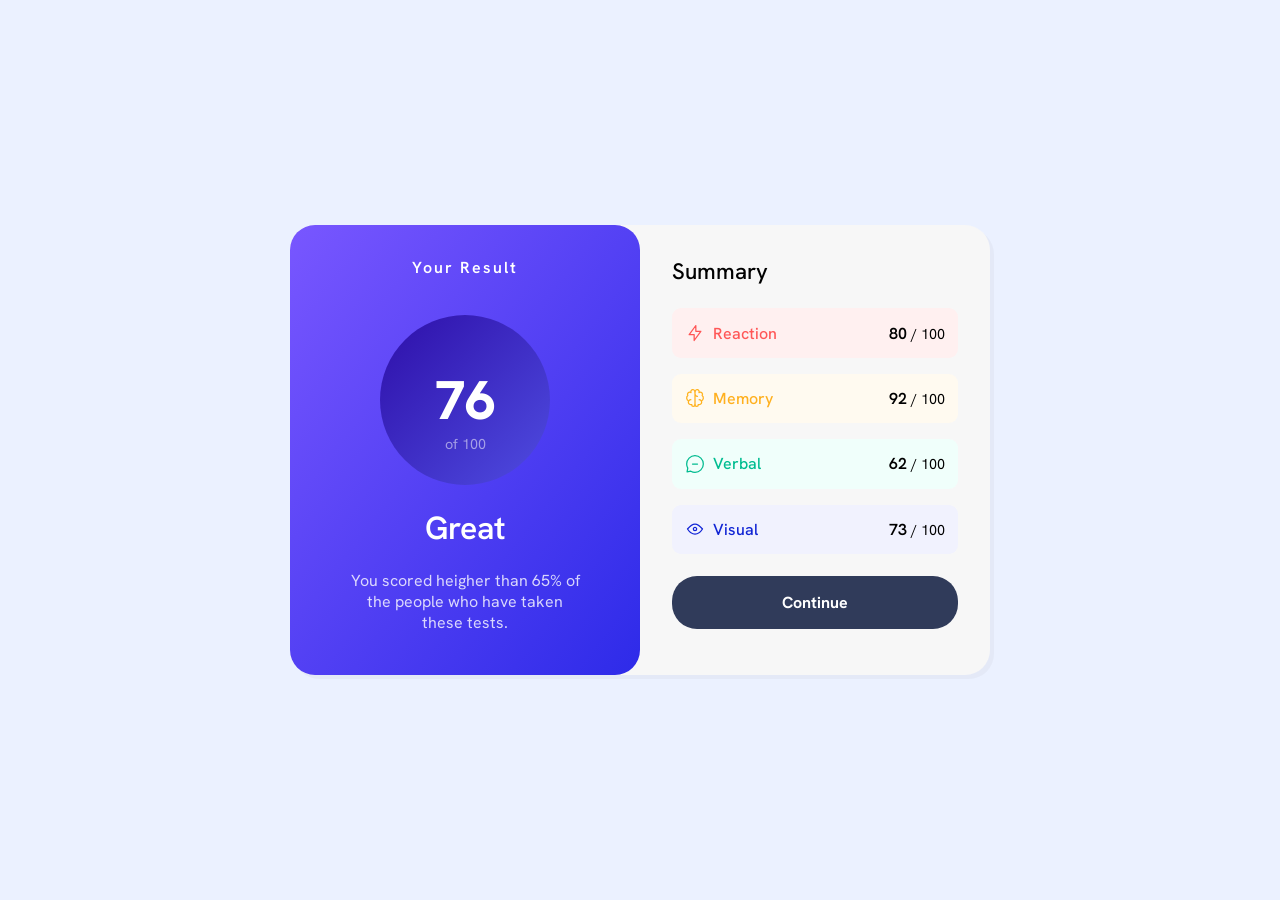
<file: project_01/index.html>
<!DOCTYPE html>
<html lang="en">
<head>
  <meta charset="UTF-8">
  <meta name="viewport" content="width=device-width, initial-scale=1.0">
  <link rel="stylesheet" href="style.css">
  <link rel="preconnect" href="https://fonts.googleapis.com">
<link rel="preconnect" href="https://fonts.gstatic.com" crossorigin>
<link href="https://fonts.googleapis.com/css2?family=Hanken+Grotesk:ital,wght@0,100..900;1,100..900&display=swap" rel="stylesheet">

<link rel="stylesheet" href="https://cdnjs.cloudflare.com/ajax/libs/font-awesome/6.5.1/css/all.min.css">
  <title>Document</title>
</head>
<body>
  <div class="card">
    <div class="your-result">
      <p class="label">your result</p>
      <div class="circle">
        <p class="number">76</p>
      </div>
      <p class="result">
        great
      </p>
      <p class="note">
        you scored heigher than 65% of <br>the people who have taken <br> these tests.
      </p>
    </div>
    <div class="summary">
      <p class="label">summary</p>
      <div class="detailed-result">
        <div class="subject">
            <div class="logo-subject">
              <img src="./assets/images/icon-reaction.svg" alt="">
              <p class="subject-name">reaction</p>
          </div>
          <p class="degree"><span>80</span> / 100</p>
        </div> 
        <div class="subject">
          <div class="logo-subject">
            <img src="./assets/images/icon-memory.svg" alt="">
            <p class="subject-name">memory</p>
          </div>
          <p class="degree"><span>92</span> / 100</p>
        </div> 
        <div class="subject">
          <div class="logo-subject">
            <img src="./assets/images/icon-verbal.svg" alt="">
            <p class="subject-name">verbal</p>
          </div>
          <p class="degree"><span>62</span> / 100</p>
        </div> 
        <div class="subject">
          <div class="logo-subject">
            <img src="./assets/images/icon-visual.svg" alt="">
            <p class="subject-name">visual</p>
          </div>
          <p class="degree"><span>73</span> / 100</p>
        </div> 
      </div>
      <a href="#">continue</a>
    </div>
  </div>

</body>
</html>
</file>
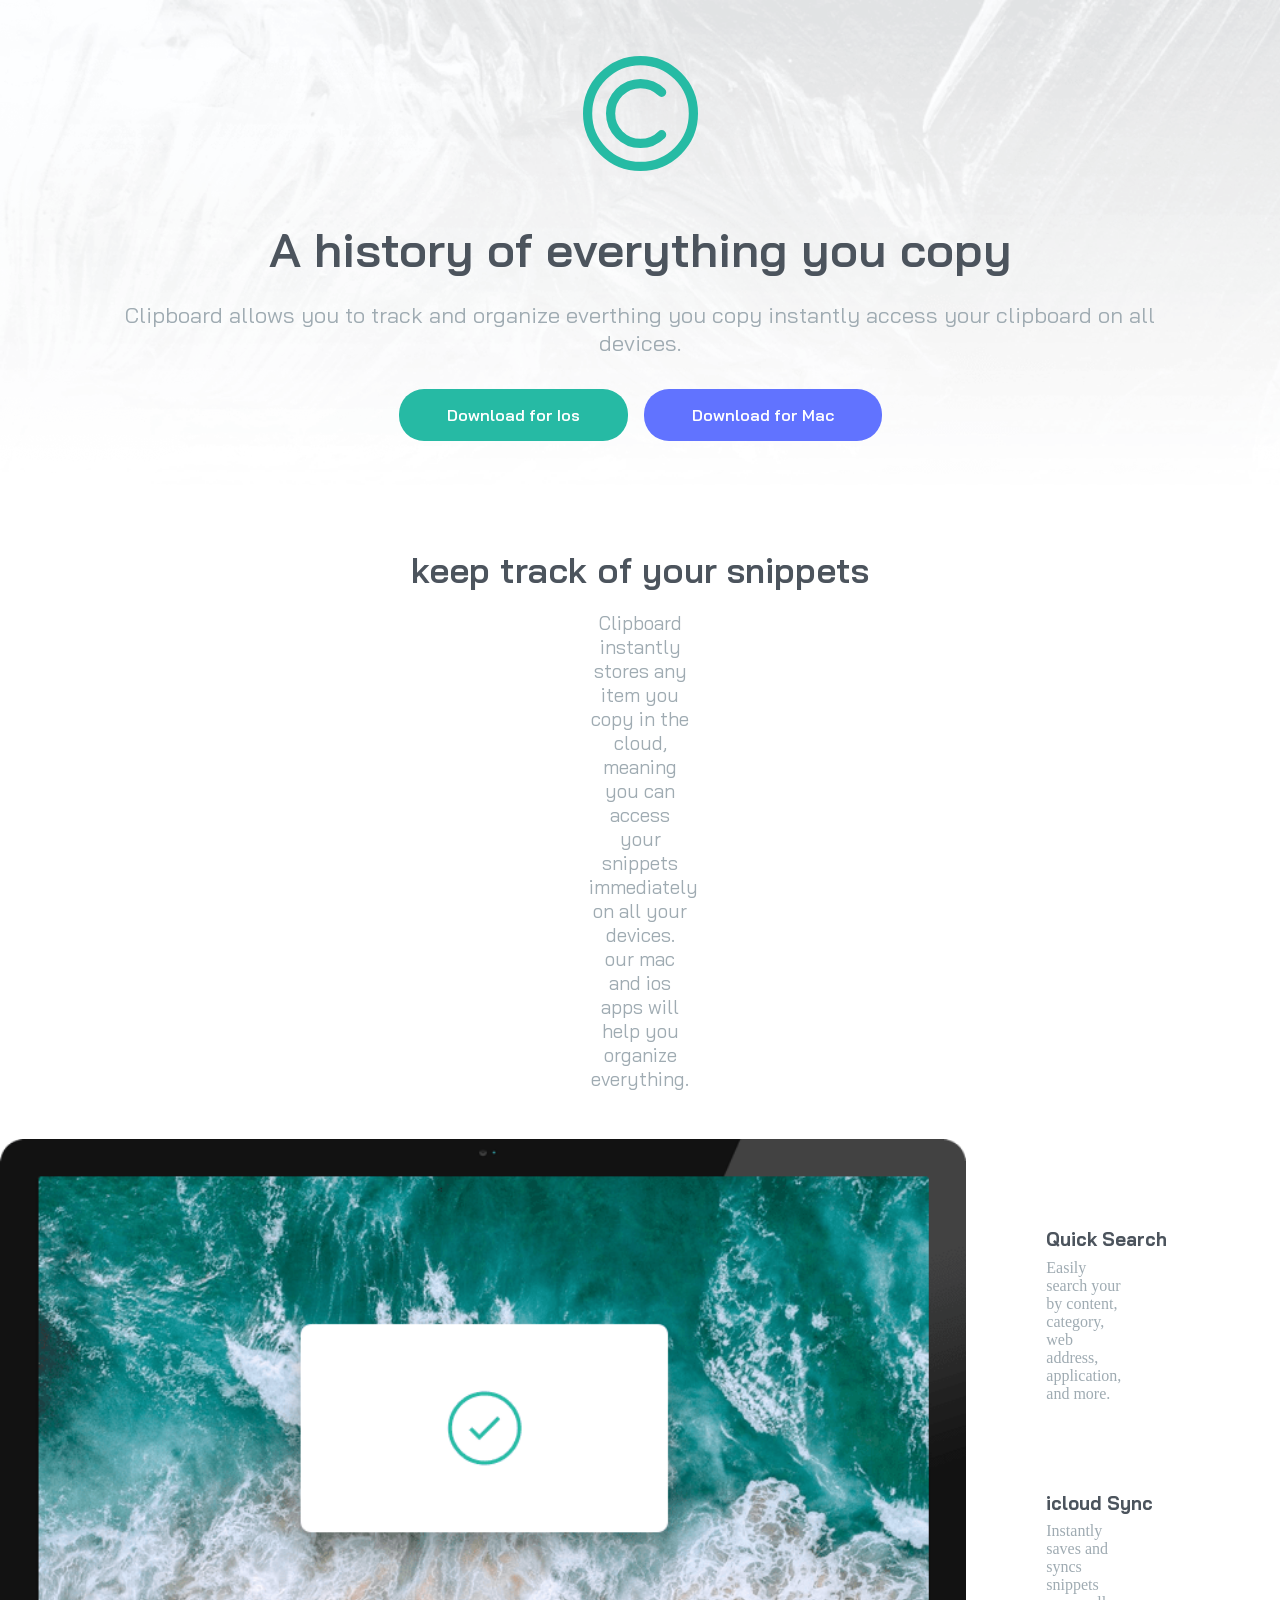
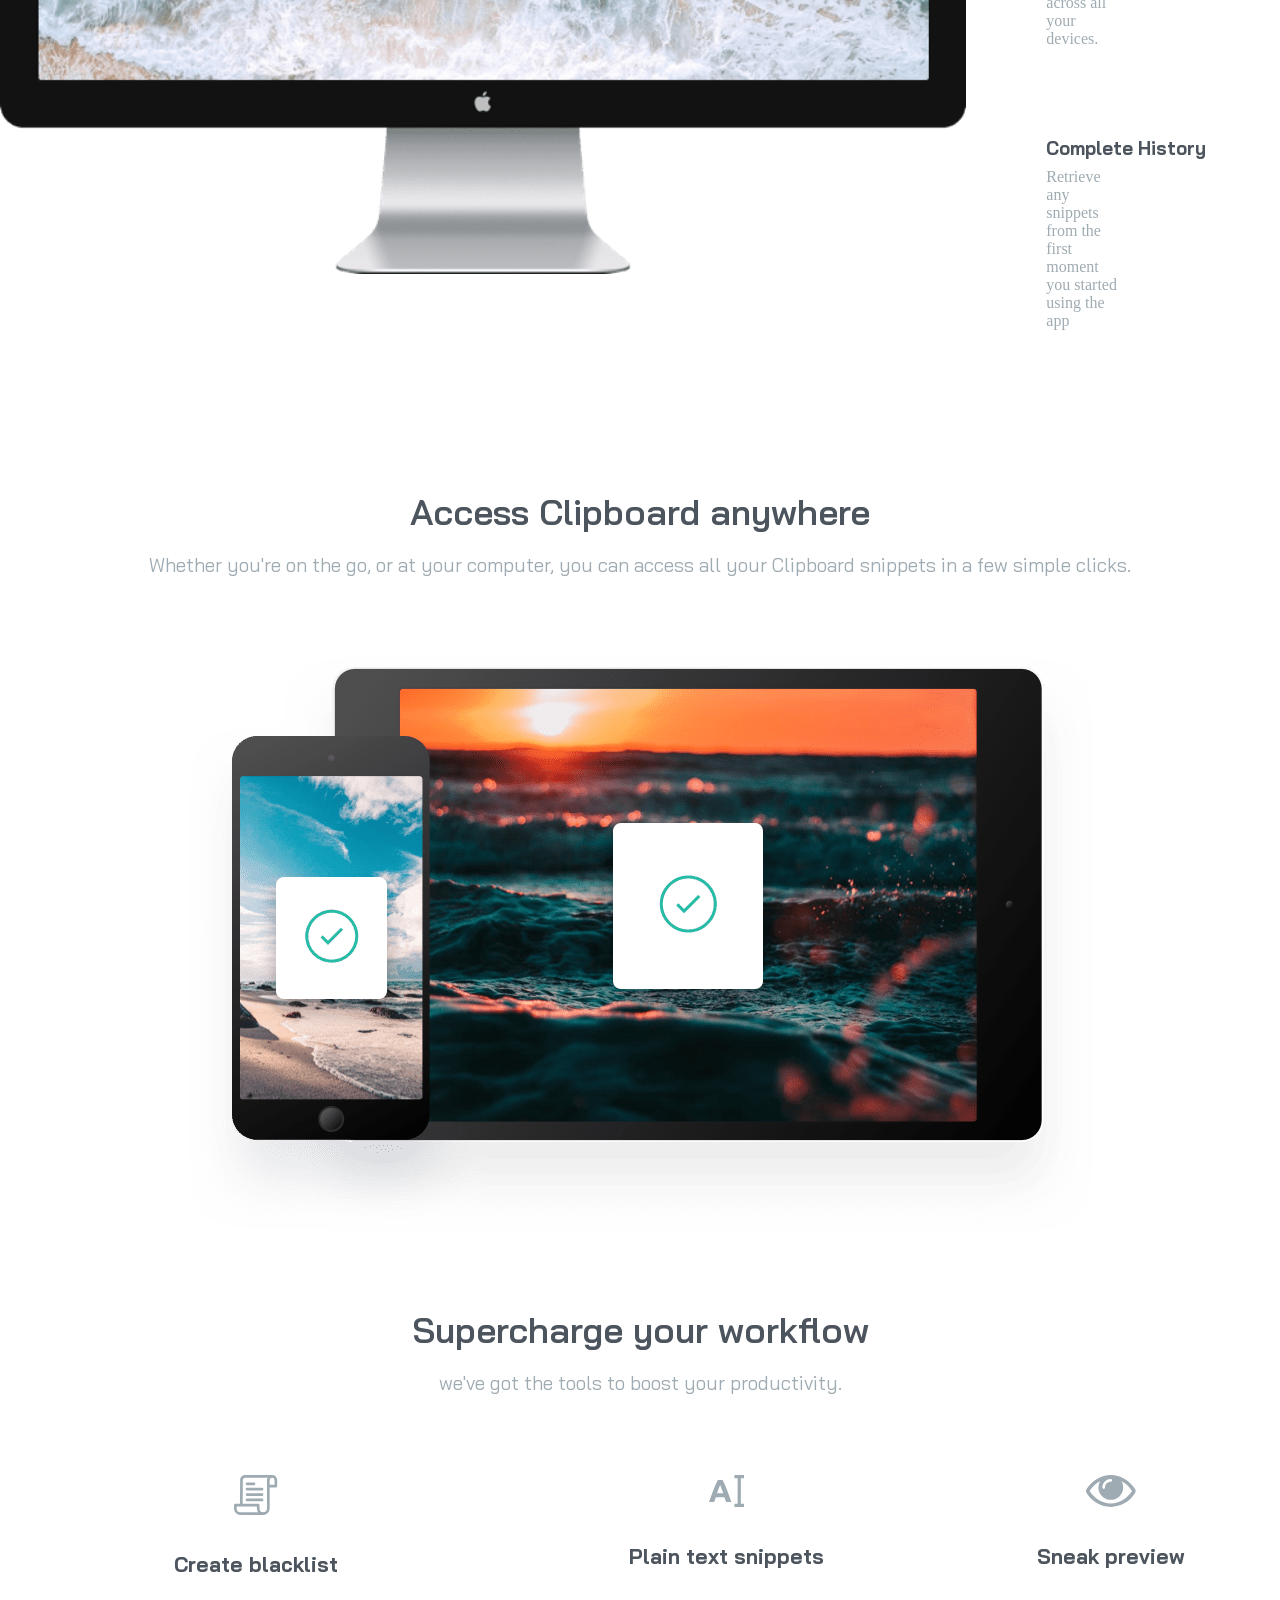
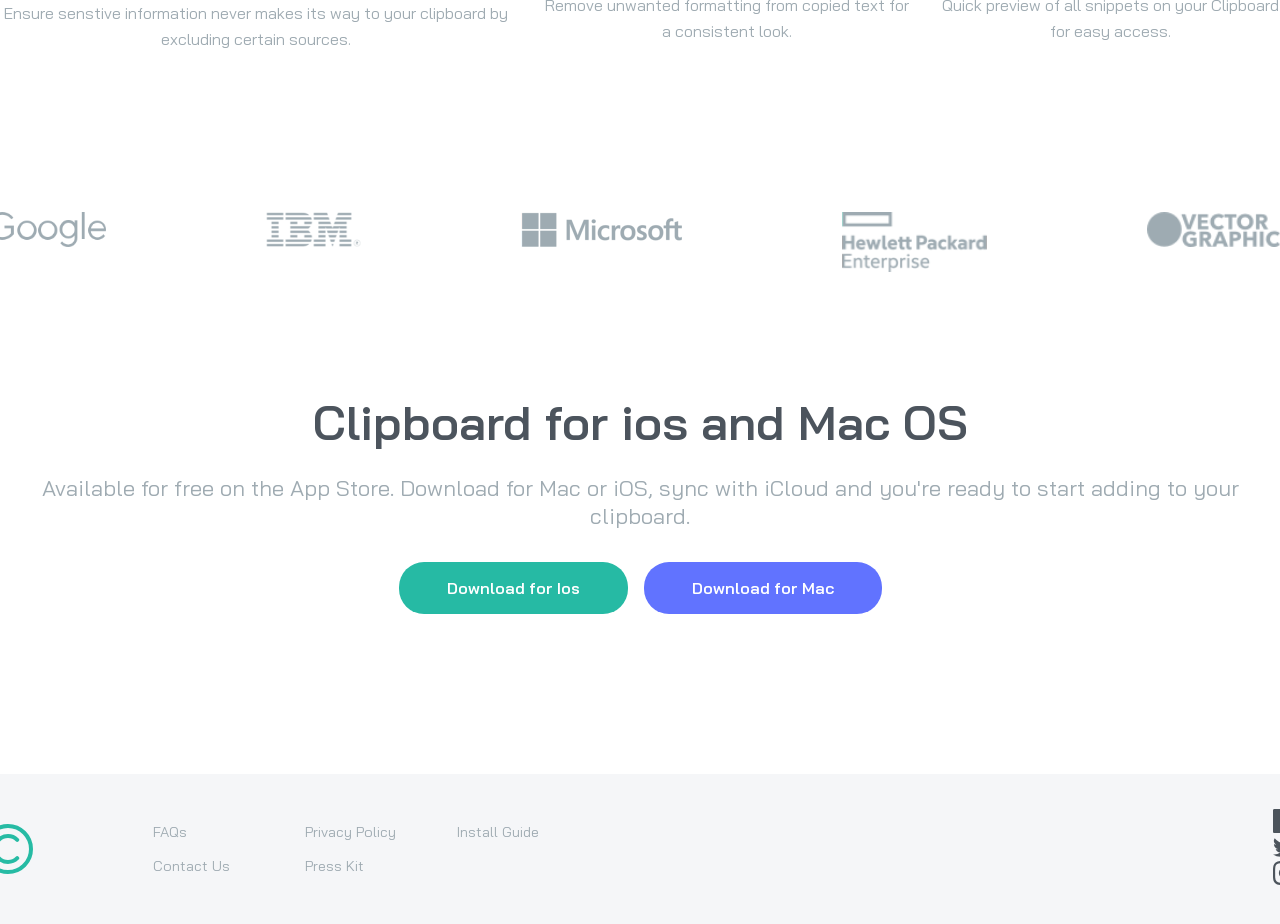
<file: project_02/index.html>
<!DOCTYPE html>
<html lang="en">
<head>
  <meta charset="UTF-8">
  <meta name="viewport" content="width=device-width, initial-scale=1.0">
  <title>Document</title>
  <link rel="stylesheet" href="style.css">
  <link rel="preconnect" href="https://fonts.googleapis.com">
  <link rel="preconnect" href="https://fonts.gstatic.com" crossorigin>
  <link href="https://fonts.googleapis.com/css2?family=Bai+Jamjuree:ital,wght@0,200;0,300;0,400;0,500;0,600;0,700;1,200;1,300;1,400;1,500;1,600;1,700&display=swap" rel="stylesheet">
</head>
<body>
  <div class="header">
    <img class="header-img" src="./images/logo.svg" alt="">
    <p class="header-title">a history of everything you copy</p>
    <p class="header-description">clipboard allows you to track and organize everthing you copy instantly access your clipboard on all devices.</p>
    <div class="header-actions">
      <a class="btn-download-ios" href="#">Download for Ios</a>
      <a class="btn-download-mac" href="#">Download for Mac</a>
    </div>
  </div>

  <div class="features">
    <h3 class="features-title">keep track of your snippets</h3>
    <p class="features-discription">
      clipboard instantly stores any item you copy in the cloud, meaning you can access your snippets immediately on all your devices. our mac and ios apps will help you organize everything.
    </p>
    <div class="features-content">
      <img src="./images/image-computer.png" alt="" class="features-img">
      <div class="features-list">

        <div class="list-item">
          <h3 class="feature-name">quick search</h3>
          <p class="feature-description">easily search your by content, category, web address, application, and more.</p>
        </div>

        <div class="list-item">
          <h3 class="feature-name">icloud sync</h3>
          <p class="feature-description">instantly saves and syncs snippets across all your devices.</p>
        </div>

        <div class="list-item">
          <h3 class="feature-name">complete history</h3>
          <p class="feature-description">retrieve any snippets from the first moment you started using the app</p>
        </div>

      </div>
    </div>
  </div>
  <div class="access">
    <h2 class="access-title">Access Clipboard anywhere</h2>
    <p class="access-description">Whether you're on the go, or at your computer, you can access all your Clipboard snippets in a few simple clicks.</p>
    <img src="./images/image-devices.png" alt="" class="access-img">
  </div>

  <div class="workflow">
    <h2 class="workflow-title">Supercharge your workflow</h2>
    <p class="workflow-description">we've got the tools to boost your productivity.</p>
    <div class="cards">
      <div class="card-item">
        <img class="card-logo"  src="./images/icon-blacklist.svg" alt="">
        <h3 class="card-title">Create blacklist</h3>
        <p class="card-description">ensure senstive information never makes its way to your clipboard by excluding certain sources.</p>
      </div>
      <div class="card-item">
        <img class="card-logo" src="./images/icon-text.svg" alt="">
        <h3 class="card-title">Plain text snippets</h3>
        <p class="card-description">remove unwanted formatting from copied text for a consistent look.</p>
      </div>
      <div class="card-item">
        <img class="card-logo" src="./images/icon-preview.svg" alt="">
        <h3 class="card-title">Sneak preview</h3>
        <p class="card-description">quick preview of all snippets on your Clipboard for easy access.</p>
      </div>
    </div>
    <div class="workflow-logos">
      <img class="google" src="./images/logo-google.png" alt="">
      <img class="ibm" src="./images/logo-ibm.png" alt="">
      <img class="microsoft" src="./images/logo-microsoft.png" alt="">
      <img class="hp" src="./images/logo-hp.png" alt="">
      <img class="vector" src="./images/logo-vector-graphics.png" alt="">
    </div>
  </div>

  <div class="footer">
  <p class="footer-title">Clipboard for ios and Mac OS</p>
  <p class="footer-description">Available for free on the App Store. Download for Mac or iOS, sync with iCloud and  you're ready to start adding to your clipboard.</p>
  <div class="footer-actions">
    <a class="btn-download-ios" href="#">Download for Ios</a>
    <a class="btn-download-mac" href="#">Download for Mac</a>
  </div>
  <div class="footer-nav">
    <img src="./images/logo.svg" alt="" class="footer-logo">
    <div class="nav-items">
      <ul>
        <li>
          <a href="#">FAQs</a>
        </li>
        <li>
          <a href="#">Privacy Policy</a>
        </li>
        <li>
          <a href="#">Install Guide</a>
        </li>
        <li>
          <a href="#">Contact Us</a>
        </li>
        <li>
          <a href="#">Press Kit</a>
        </li>
      </ul>
    </div>
    <div class="footer-social">
      <img src="./images/icon-facebook.svg" alt="">
      <img src="./images/icon-twitter.svg" alt="">
      <img src="./images/icon-instagram.svg" alt="">
    </div>

  </div>
</div>
</body>
</html>
</file>
<file: project_01/style.css>
*{
    padding: 0;
    margin: 0;
}
body{
    height: 100vh;
    background-color: hsl(221, 100%, 96%);
    display: flex;
    justify-content: center;
    align-items: center;
    font-family: "Hanken Grotesk", sans-serif;
    position: relative;
}
/* =========================card========================== */
.card{
    width: 700px;
    display: flex;
    justify-content: center;
    border-radius: 25px;
    box-shadow: 4px 4px 0px #00000008;
    background-color: rgb(247, 247, 247);
    overflow: hidden;
    height: 450px;
}
/* =========================your result====================== */
.card .your-result{
    width: 50%;
    padding:2em 2em;
    text-align: center;
    background: linear-gradient(to bottom right, hsl(252, 100%, 67%), hsl(241, 81%, 54%));;
    border-top-right-radius:25px;
    border-bottom-right-radius:25px;
    color: white;
    display: flex;
    flex-direction: column;
    justify-content: start;
    align-items: center;
}
.card .your-result .label{
    text-transform: capitalize;
    font-weight: 600;
    padding-bottom:1.5em;
    letter-spacing: 2px;
}
.card .your-result .circle{
    border-radius: 50%;
    align-content: center;
    height: 170px;
    margin-top: .8em;
    width: 170px;
    background: linear-gradient(to bottom right, hsl(252, 84%, 36%), hsl(241, 71%, 59%));
    position: relative;
}
.card .your-result .circle .number{
    font-size: 3.4rem;
    font-weight: 800;
}
.card .your-result .circle::after{
    content: "of 100";
    position: absolute;
    left:38%;
    font-size: .9rem;
    color: rgba(255, 255, 255, 0.522);
}
.card .your-result .result{
    text-transform: capitalize;
    padding-top: 1.4rem;
    font-size: 2rem;
    font-weight: 600;
}
.card .your-result .note{
    width: 100%;
    padding-top: 1.3em;
    color: rgba(255, 255, 255, 0.798);
}
.card .your-result .note::first-letter{
    text-transform: capitalize;
}


/* =======================summary============================= */
.card .summary{
    width: 50%;
    padding: 2em;
}
.card .summary .label{
    text-transform: capitalize;
    font-size: 1.4rem;
    font-weight: 500;

}
.card .summary .detailed-result{
    display: flex;
    flex-direction: column;
    padding: 1.4em 0;
    gap: 1em;
    width: 100%;
}
.card .summary .detailed-result .subject{
    display:flex;
    border-radius: 9px;
    height: 35px;
    justify-content: space-between;
    align-items: center;
    padding: .5em .9em;
    font-size: .9rem;
    font-weight:400 ;
}
.card .summary .detailed-result .subject .logo-subject{
    display: flex;
    justify-content: center;
    gap:0.5rem;
    align-items: center;
}
.card .summary .detailed-result .subject .logo-subject .subject-name{
    text-transform: capitalize;
    font-weight: 500;
    font-size: 1rem;
}
.card .summary .detailed-result .subject .degree span{
    font-weight: 600;
    font-size: 1rem;
}

.card .summary .detailed-result .subject:nth-child(1){
    background-color:hsl(0, 100%, 97%);
}
.card .summary .detailed-result .subject:nth-child(2){
    background-color:hsl(39, 100%, 97%);
}
.card .summary .detailed-result .subject:nth-child(3){
    background-color:hsl(166, 100%, 97%);
}
.card .summary .detailed-result .subject:nth-child(4){
    background-color:hsl(234, 85%, 97%);
}
.card .summary .detailed-result .subject:nth-child(1):hover{
    background-color:hsl(0, 100%, 90%);
}
.card .summary .detailed-result .subject:nth-child(2):hover{
    background-color:hsl(39, 100%, 90%);
}
.card .summary .detailed-result .subject:nth-child(3):hover{
    background-color:hsl(166, 100%, 90%);
}
.card .summary .detailed-result .subject:nth-child(4):hover{
    background-color:hsl(234, 85%, 90%);
}
.card .summary .detailed-result .subject:nth-child(1) .logo-subject .subject-name{
    color: hsl(0, 100%, 67%);
}
.card .summary .detailed-result .subject:nth-child(2) .logo-subject .subject-name{
    color: hsl(39, 100%, 56%);
}
.card .summary .detailed-result .subject:nth-child(3) .logo-subject .subject-name{
    color: hsl(166, 100%, 37%);
}
.card .summary .detailed-result .subject:nth-child(4) .logo-subject .subject-name{
    color: hsl(234, 85%, 45%);
}
.card .summary a{
    display: block;
    text-decoration: none;
    text-align: center;
    background-color: hsl(224, 30%, 27%);
    color: white;
    border-radius: 25px;
    padding: 1em 0;
    text-transform: capitalize;
    font-size: 1rem;
    font-weight: 700;
    position: relative;
    z-index: 1;
    overflow: hidden;
    cursor: pointer;
}
.card .summary a::after{
    content: "";
    width: 350px;
    height: 500px;
    background:linear-gradient(to bottom right, hsl(252, 78%, 56%), hsl(241, 75%, 13%));
    position: absolute;
    left: -20px;
    top:55px;
    transition: transform 0.3s ease;
    z-index: -1;
}
.card .summary a:hover::after{
    transform:translateY(-70px);
    transition: .3s ease;
}




/* ===================================== */
@media (max-width: 600px) {
    .card {
        flex-direction: column;
        width:100vw;
        height: auto;
        align-items: center;
        border-radius: 0;
    }
    .card .your-result{
        width: 100%;
        border-bottom-left-radius: 80px;
        border-bottom-right-radius: 80px;
        padding-top: 9em;
    }
    .card .summary {
        width: 100%;   
    }
    .card .summary .label{
        padding-left: 2em;
    }
    .card .summary .detailed-result{
        width: 80%;
        margin-left: auto;
        margin-right: auto;
    }
    .card .summary a{
        width: 80%;
        margin-left: auto;
        margin-right: auto;
    }
    .card .summary a::after{
        width: 500px;
    }

}

@media (max-width: 900px) and (orientation: landscape) {
    body{
        height: 200vh;
    }
  
}
</file>
<file: project_02/style.css>
*{
    margin: 0;
    padding: 0;
}
:root{
    --titles-color:hsl(210, 10%, 33%);
    --descriptions-color:hsl(201, 11%, 66%);

}
/* =========================== header ========================= */
.header{
    background-image: url(./images/bg-header-desktop.png);
    background-size:cover;
    display: flex;
    flex-direction: column;
    align-items: center;
    padding:3.5em 5.5em;
}
.header .header-img{
    height: 115px;
}
.header .header-title{
    padding-top: 1em;
    font-size: 3rem;
    font-weight: 600;
    font-family: "Bai Jamjuree", sans-serif;
    color: var(--titles-color);
}
.header .header-title::first-letter{
    text-transform:capitalize ;
}
.header .header-description{
    padding-top: 1em;
    font-family: "Bai Jamjuree", sans-serif;
    font-weight: 400;
    color:var(--descriptions-color);
    font-size: 22px;
    text-align: center;
}
.header .header-description::first-letter{
    text-transform:capitalize ;
}
.header .header-actions{
    padding-top: 2em;
    display: flex;
    align-items: center;
    gap: 1rem;
}
.header .header-actions a{
    text-decoration: none;
    color:white;
    padding: 1em 3em;
    border-radius: 25px;
    font-family: "Bai Jamjuree", sans-serif;
    font-weight: 600;
}

.header .header-actions .btn-download-ios {
    background-color: hsl(171, 66%, 44%);
}
.header .header-actions .btn-download-mac {
    background-color: hsl(233, 100%, 69%);
}
/* =========================== features ========================= */
.features{
    padding-top: 1em;
}
.features .features-title , .features-discription{
    text-align: center;
}
.features .features-title{
    font-family: "Bai Jamjuree", sans-serif;
    font-size: 2.2rem;
    font-weight: 600;
    color:var(--titles-color);
    padding: 1em 1.8em 0;
} 
.features .features-discription{
    font-family: "Bai Jamjuree", sans-serif;
    color:var(--descriptions-color);
    font-size: 19px;
    padding: 1em 31em 0;

    
}
.features .features-discription::first-letter{
    text-transform:capitalize;
}
.features .features-content{
    display: flex;
    padding-top: 3em;
    gap: 5rem;
}
.features .features-content .features-img{
    height: 735px;
}
.features .features-content .features-list .list-item{
    padding-top:5.5em ;
}
.features .features-content .features-list .list-item .feature-name{
    text-transform: capitalize;
    font-family: "Bai Jamjuree", sans-serif;
    padding-bottom: .4em;
    color: var(--titles-color)
}
.features .features-content .features-list .list-item .feature-description{
    color:var(--descriptions-color);
    padding-right:35em ;
}
.features .features-content .features-list .list-item .feature-description::first-letter{
    text-transform:capitalize ;
}
.features .features-content .features-list .list-item:nth-of-type(2) .feature-name::first-letter {
    text-transform: none;
}
/* =========================== access ========================= */

.access{
    padding-top: 10rem;
    text-align: center;
    
}
.access .access-title{
    font-family: "Bai Jamjuree", sans-serif;
    font-size: 2.2rem;
    font-weight: 600;
    color:var(--titles-color);
}
.access .access-description{
    padding-top:1em ;
    font-family: "Bai Jamjuree", sans-serif;
    color:var(--descriptions-color);
    font-size: 19px;
}
.access .access-img{
    padding-top: 5em;
}
/* =========================== workflow ========================= */

.workflow{
    padding-top: 4.5em;
    text-align: center;
}
.workflow .workflow-title{
     font-family: "Bai Jamjuree", sans-serif;
    font-size: 2.2rem;
    font-weight: 600;
    color:var(--titles-color);
}
.workflow .workflow-description{
    padding-top:1em ;
    font-family: "Bai Jamjuree", sans-serif;
    color:var(--descriptions-color);
    font-size: 19px;
}
.workflow .cards{
    padding-top:5em ;
    display: flex;
    justify-content: center;
    gap:2rem;
}
.workflow .cards .card-logo{
    padding-bottom: 2em;
}
.workflow .cards .card-title{
    font-family: "Bai Jamjuree", sans-serif;
    padding-bottom: .4em;
    color: var(--titles-color);
    font-size:1.3rem;
}
.workflow .cards .card-description{
    padding-top:1em ;
    font-family: "Bai Jamjuree", sans-serif;
    color:var(--descriptions-color);
    font-size: 1rem;
    line-height: 1.6;
}
.workflow .cards .card-description::first-letter{
    text-transform: capitalize;
}
.workflow .workflow-logos{
    padding-top: 10em;
    display: flex;
    justify-content: center;
    gap: 10rem;
}
.workflow .workflow-logos img{
    height: 35px;
}
.workflow .workflow-logos .hp{
    height: 60px;
}
/* =========================== footer ========================= */

.footer{
    display: flex;
    flex-direction: column;
    align-items: center;
    padding-top:4.5em;
}

.footer .footer-title{
    padding-top: 1em;
    font-size: 3rem;
    font-weight: 600;
    font-family: "Bai Jamjuree", sans-serif;
    color: var(--titles-color);
}

.footer .footer-description{
    padding-top: 1em;
    font-family: "Bai Jamjuree", sans-serif;
    font-weight: 400;
    color:var(--descriptions-color);
    font-size: 22px;
    text-align: center;
}
.footer .footer-description::first-letter{
    text-transform:capitalize ;
}
.footer .footer-actions{
    padding-top: 2em;
    display: flex;
    align-items: center;
    gap: 1rem;
    padding-bottom: 10rem;
}
.footer .footer-actions a{
    text-decoration: none;
    color:white;
    padding: 1em 3em;
    border-radius: 25px;
    font-family: "Bai Jamjuree", sans-serif;
    font-weight: 600;
}

.footer .footer-actions .btn-download-ios {
    background-color: hsl(171, 66%, 44%);
}
.footer .footer-actions .btn-download-mac {
    background-color: hsl(233, 100%, 69%);
}
.footer .footer-nav{
    display: flex;
    align-items: center;
    background-color:#f5f6f8;
    width:100%;
    height: 150px;
    justify-content: center;
    gap: 25em;
    position: relative;
}
.footer .footer-nav .footer-logo{
    height: 50px;
}
.footer .footer-nav .nav-items{
    position: relative;
    right:280px;
}
.footer .footer-nav .nav-items ul{
    display: grid;
    grid-template-columns: repeat(3, minmax(120px, auto));
    gap: 1em 2em; 
    list-style: none;
}
.footer .footer-nav .nav-items ul li a{
    text-decoration: none;
    color: var(--descriptions-color);
    font-family: "Bai Jamjuree", sans-serif;
    font-size: .9rem;
}
.footer .footer-nav .nav-items ul li a:hover{
    text-decoration: underline;
}
.footer .footer-nav .footer-social img{
    padding-left:1em ;
}

/* ============================================================ */
/* ==============mobile==================== */
@media screen and (max-width:440px) {
    /* ========header======= */
    .header .header-img{
        height: 80px;
    }
    .header .header-title{
        font-size: 1.1rem;
        text-align: center;
        padding-top: 1.5em;
    }
    .header .header-description{
        font-size: .6rem;
    }
    .header .header-actions{
        flex-direction: column;
        gap:.5rem;
    }
    .header .header-actions a{
    text-decoration: none;
    color:white;
    padding: .7em 3.5em;
    border-radius: 25px;
    font-family: "Bai Jamjuree", sans-serif;
    font-weight: 600;
    font-size: .7rem;
    }   
    /* =========features============ */
    .features .features-title{
        font-size: 1.8rem;
    }
    .features .features-discription{
        font-size: 1rem;
        padding: 1.2em 1.5em;
    }
    .features .features-content{
        flex-direction: column;
        gap:1rem;
        align-items: center;
    }
    .features .features-content .features-img{
        height: 250px;
        width: auto;
    }
    .features .features-content .features-list .list-item{
        text-align: center;
    }
    .features .features-content .features-list .list-item .feature-description{
        padding: 0 1.9em;
    }
    .access .access-description{
        padding: 1em  1.3em 0;
        font-size: 1rem;
    }
    .access .access-img{
        height: 200px;
    }
    /* ===============workflow=============== */
    .workflow .cards{
        flex-direction: column;
    }
    .workflow .cards .card-description{
        padding: 1em 1.4em 0;
        font-size: 1rem;
    }
    .workflow .workflow-logos{
        gap: 6rem;
        flex-direction: column;
        padding: 4em 6em 0;
    }
    /* ============footer========== */
    .footer .footer-title{
        font-size: 1.8rem;
        text-align: center;
        padding: 4.5em 1em 0;
    }
    .footer .footer-description{
        font-size: 1rem;
        padding: 1em 1.7em 0;
    }
    .footer .footer-actions{
        flex-direction: column;
        gap:.5rem;
    }
    .footer .footer-actions a{
        text-decoration: none;
        color:white;
        padding: .7em 3.5em;
        border-radius: 25px;
        font-family: "Bai Jamjuree", sans-serif;
        font-weight: 600;
        font-size: .7rem;
    }   
    .footer .footer-nav{
        flex-direction: column;
        gap:1rem;
        height: auto;
    }
    .footer .footer-nav .footer-logo{
        padding-top:2em ;
    }
    .footer .footer-nav .nav-items{
        right:0;
    }
    .footer .footer-nav .nav-items ul{
        display: flex;
        flex-direction: column;
        text-align: center;
        padding: 2em 0;
    }
    .footer .footer-nav .footer-social img{
        padding-bottom:1.5em ;
    }

}
</file>
